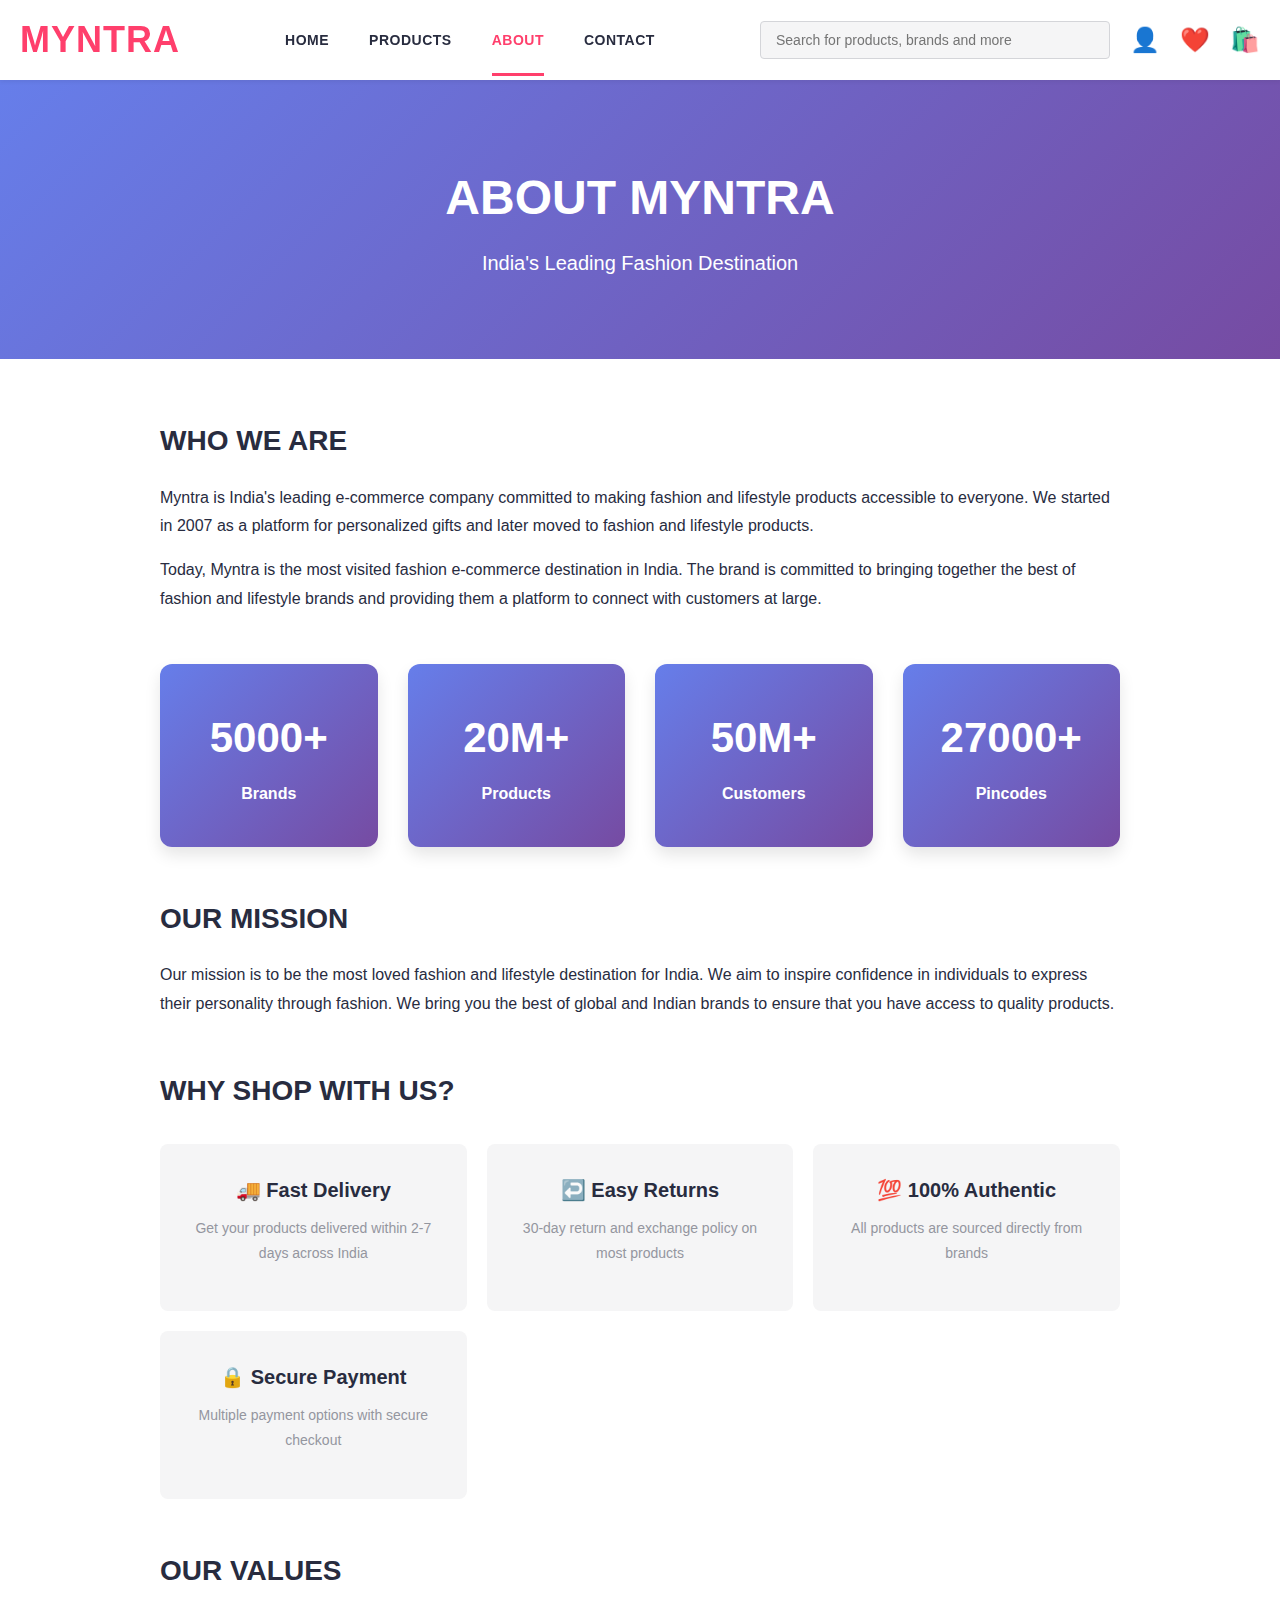
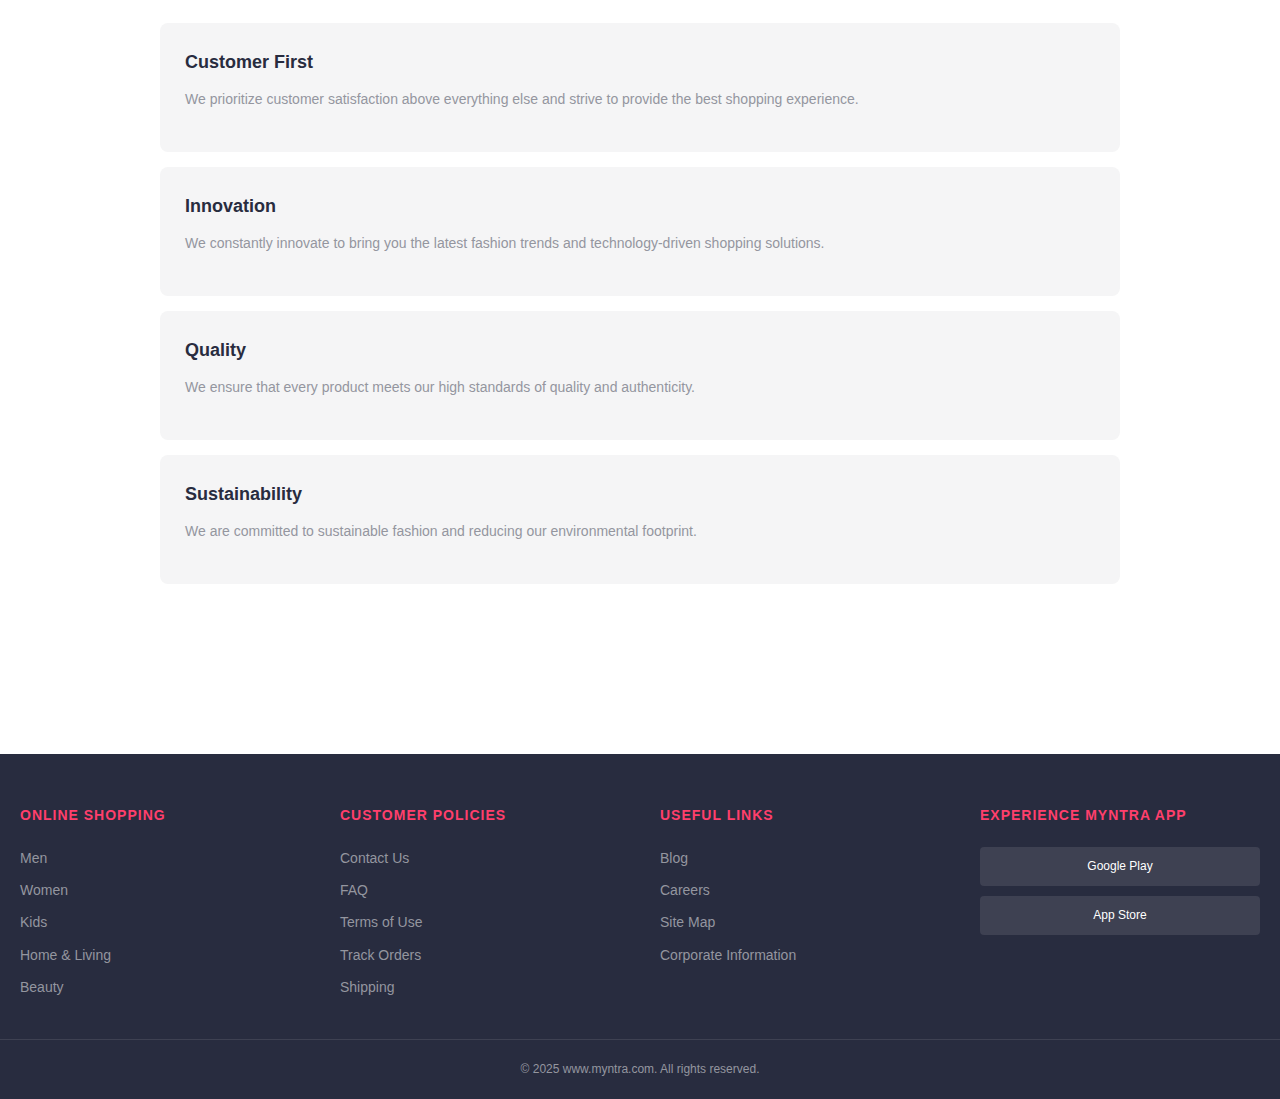
<file: about.html>
<!DOCTYPE html>
<html lang="en">
<head>
    <meta charset="UTF-8">
    <meta name="viewport" content="width=device-width, initial-scale=1.0">
    <title>About Us - Myntra</title>
    <link rel="stylesheet" href="style.css">
</head>
<body>
    <!-- Navigation Bar -->
    <nav class="navbar">
        <div class="nav-container">
            <div class="logo">
                <h1>MYNTRA</h1>
            </div>
            <ul class="nav-menu">
                <li><a href="index.html">HOME</a></li>
                <li><a href="products.html">PRODUCTS</a></li>
                <li><a href="about.html" class="active">ABOUT</a></li>
                <li><a href="contact.html">CONTACT</a></li>
            </ul>
            <div class="nav-icons">
                <input type="text" placeholder="Search for products, brands and more" class="search-box">
                <div class="icon-group">
                    <span class="icon">👤</span>
                    <span class="icon">❤️</span>
                    <span class="icon">🛍️</span>
                </div>
            </div>
        </div>
    </nav>

    <!-- About Hero Section -->
    <section class="about-hero">
        <div class="container">
            <h1>ABOUT MYNTRA</h1>
            <p>India's Leading Fashion Destination</p>
        </div>
    </section>

    <!-- About Content -->
    <section class="about-content">
        <div class="container">
            <div class="about-section">
                <h2>WHO WE ARE</h2>
                <p>Myntra is India's leading e-commerce company committed to making fashion and lifestyle products accessible to everyone. We started in 2007 as a platform for personalized gifts and later moved to fashion and lifestyle products.</p>
                <p>Today, Myntra is the most visited fashion e-commerce destination in India. The brand is committed to bringing together the best of fashion and lifestyle brands and providing them a platform to connect with customers at large.</p>
            </div>

            <div class="stats-section">
                <div class="stat-card">
                    <h3>5000+</h3>
                    <p>Brands</p>
                </div>
                <div class="stat-card">
                    <h3>20M+</h3>
                    <p>Products</p>
                </div>
                <div class="stat-card">
                    <h3>50M+</h3>
                    <p>Customers</p>
                </div>
                <div class="stat-card">
                    <h3>27000+</h3>
                    <p>Pincodes</p>
                </div>
            </div>

            <div class="about-section">
                <h2>OUR MISSION</h2>
                <p>Our mission is to be the most loved fashion and lifestyle destination for India. We aim to inspire confidence in individuals to express their personality through fashion. We bring you the best of global and Indian brands to ensure that you have access to quality products.</p>
            </div>

            <div class="about-section">
                <h2>WHY SHOP WITH US?</h2>
                <div class="features-grid">
                    <div class="feature-card">
                        <h3>🚚 Fast Delivery</h3>
                        <p>Get your products delivered within 2-7 days across India</p>
                    </div>
                    <div class="feature-card">
                        <h3>↩️ Easy Returns</h3>
                        <p>30-day return and exchange policy on most products</p>
                    </div>
                    <div class="feature-card">
                        <h3>💯 100% Authentic</h3>
                        <p>All products are sourced directly from brands</p>
                    </div>
                    <div class="feature-card">
                        <h3>🔒 Secure Payment</h3>
                        <p>Multiple payment options with secure checkout</p>
                    </div>
                </div>
            </div>

            <div class="about-section">
                <h2>OUR VALUES</h2>
                <div class="values-list">
                    <div class="value-item">
                        <h4>Customer First</h4>
                        <p>We prioritize customer satisfaction above everything else and strive to provide the best shopping experience.</p>
                    </div>
                    <div class="value-item">
                        <h4>Innovation</h4>
                        <p>We constantly innovate to bring you the latest fashion trends and technology-driven shopping solutions.</p>
                    </div>
                    <div class="value-item">
                        <h4>Quality</h4>
                        <p>We ensure that every product meets our high standards of quality and authenticity.</p>
                    </div>
                    <div class="value-item">
                        <h4>Sustainability</h4>
                        <p>We are committed to sustainable fashion and reducing our environmental footprint.</p>
                    </div>
                </div>
            </div>
        </div>
    </section>

    <!-- Footer -->
    <footer class="footer">
        <div class="footer-container">
            <div class="footer-col">
                <h3>ONLINE SHOPPING</h3>
                <ul>
                    <li>Men</li>
                    <li>Women</li>
                    <li>Kids</li>
                    <li>Home & Living</li>
                    <li>Beauty</li>
                </ul>
            </div>
            <div class="footer-col">
                <h3>CUSTOMER POLICIES</h3>
                <ul>
                    <li>Contact Us</li>
                    <li>FAQ</li>
                    <li>Terms of Use</li>
                    <li>Track Orders</li>
                    <li>Shipping</li>
                </ul>
            </div>
            <div class="footer-col">
                <h3>USEFUL LINKS</h3>
                <ul>
                    <li>Blog</li>
                    <li>Careers</li>
                    <li>Site Map</li>
                    <li>Corporate Information</li>
                </ul>
            </div>
            <div class="footer-col">
                <h3>EXPERIENCE MYNTRA APP</h3>
                <div class="app-buttons">
                    <div class="app-btn">Google Play</div>
                    <div class="app-btn">App Store</div>
                </div>
            </div>
        </div>
        <div class="footer-bottom">
            <p>© 2025 www.myntra.com. All rights reserved.</p>
        </div>
    </footer>
</body>
</html>
</file>
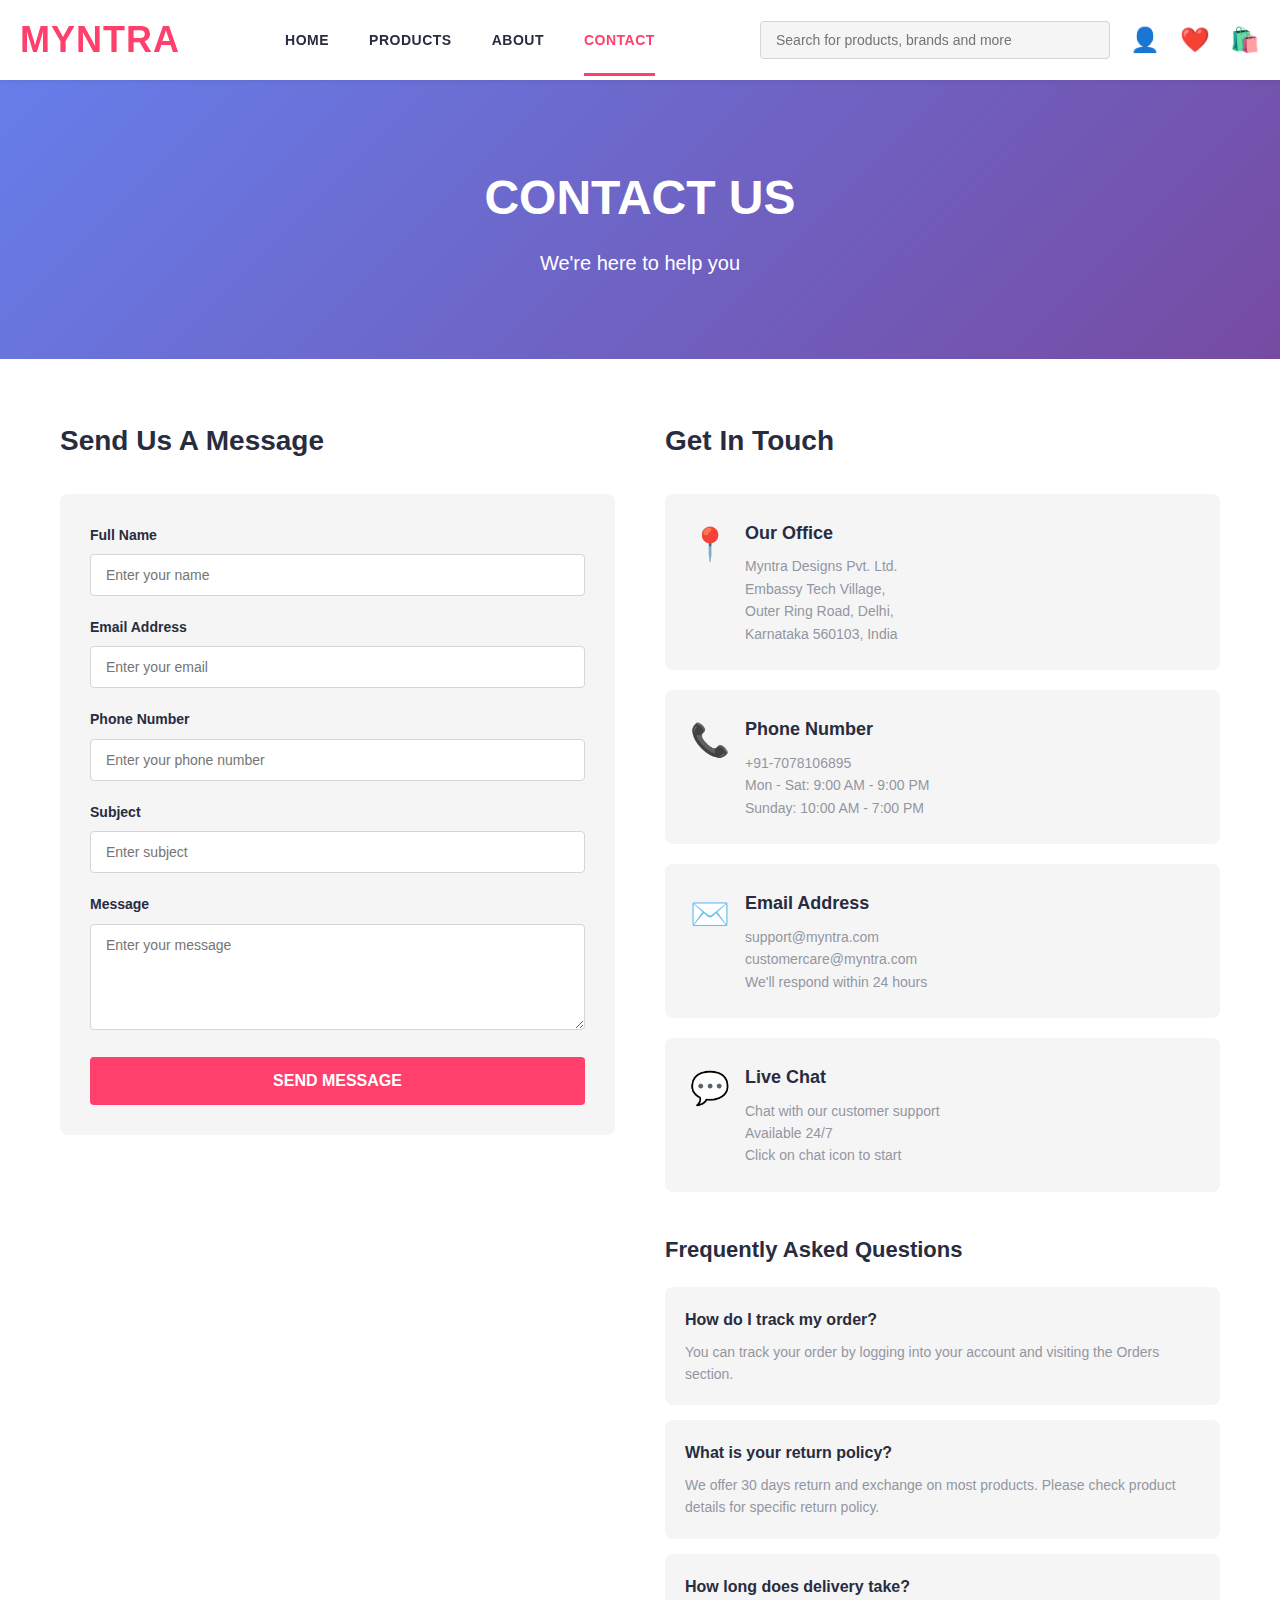
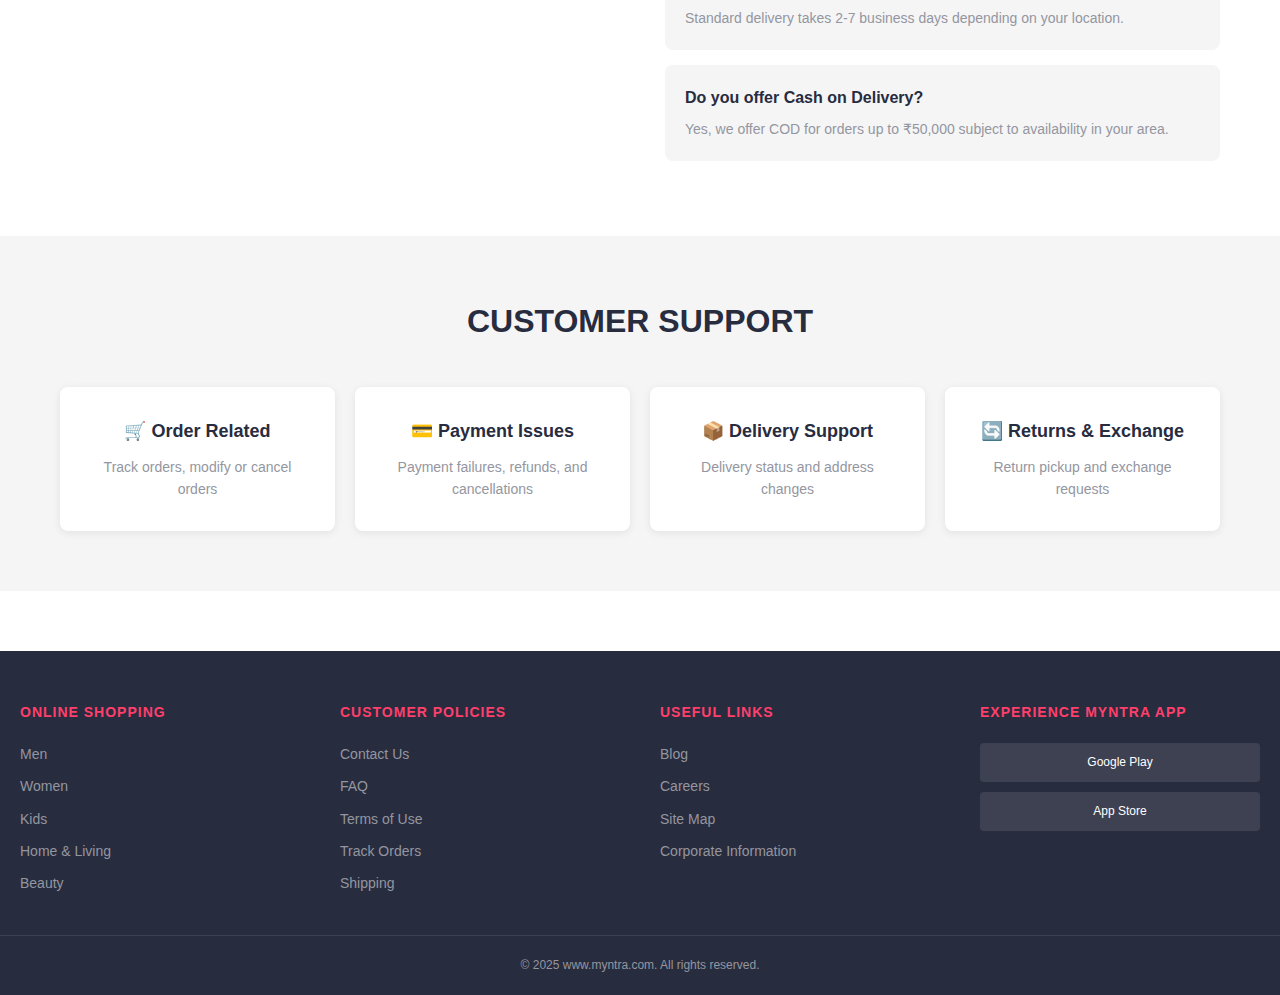
<file: contact.html>
<!DOCTYPE html>
<html lang="en">
<head>
    <meta charset="UTF-8">
    <meta name="viewport" content="width=device-width, initial-scale=1.0">
    <title>Contact Us - Myntra</title>
    <link rel="stylesheet" href="style.css">
</head>
<body>
    <!-- Navigation Bar -->
    <nav class="navbar">
        <div class="nav-container">
            <div class="logo">
                <h1>MYNTRA</h1>
            </div>
            <ul class="nav-menu">
                <li><a href="index.html">HOME</a></li>
                <li><a href="products.html">PRODUCTS</a></li>
                <li><a href="about.html">ABOUT</a></li>
                <li><a href="contact.html" class="active">CONTACT</a></li>
            </ul>
            <div class="nav-icons">
                <input type="text" placeholder="Search for products, brands and more" class="search-box">
                <div class="icon-group">
                    <span class="icon">👤</span>
                    <span class="icon">❤️</span>
                    <span class="icon">🛍️</span>
                </div>
            </div>
        </div>
    </nav>

    <!-- Contact Hero Section -->
    <section class="contact-hero">
        <div class="container">
            <h1>CONTACT US</h1>
            <p>We're here to help you</p>
        </div>
    </section>

    <!-- Contact Content -->
    <section class="contact-content">
        <div class="container">
            <div class="contact-layout">
                <!-- Contact Form -->
                <div class="contact-form-section">
                    <h2>Send Us A Message</h2>
                    <div class="contact-form">
                        <div class="form-group">
                            <label>Full Name</label>
                            <input type="text" placeholder="Enter your name">
                        </div>
                        <div class="form-group">
                            <label>Email Address</label>
                            <input type="email" placeholder="Enter your email">
                        </div>
                        <div class="form-group">
                            <label>Phone Number</label>
                            <input type="tel" placeholder="Enter your phone number">
                        </div>
                        <div class="form-group">
                            <label>Subject</label>
                            <input type="text" placeholder="Enter subject">
                        </div>
                        <div class="form-group">
                            <label>Message</label>
                            <textarea rows="5" placeholder="Enter your message"></textarea>
                        </div>
                        <button class="submit-btn">SEND MESSAGE</button>
                    </div>
                </div>

                <!-- Contact Information -->
                <div class="contact-info-section">
                    <h2>Get In Touch</h2>
                    <div class="contact-info-cards">
                        <div class="info-card">
                            <div class="info-icon">📍</div>
                            <div>
                                <h3>Our Office</h3>
                                <p>Myntra Designs Pvt. Ltd.<br>
                                Embassy Tech Village,<br>
                                Outer Ring Road, Delhi,<br>
                                Karnataka 560103, India</p>
                            </div>
                        </div>

                        <div class="info-card">
                            <div class="info-icon">📞</div>
                            <div>
                                <h3>Phone Number</h3>
                                <p>+91-7078106895<br>
                                Mon - Sat: 9:00 AM - 9:00 PM<br>
                                Sunday: 10:00 AM - 7:00 PM</p>
                            </div>
                        </div>

                        <div class="info-card">
                            <div class="info-icon">✉️</div>
                            <div>
                                <h3>Email Address</h3>
                                <p>support@myntra.com<br>
                                customercare@myntra.com<br>
                                We'll respond within 24 hours</p>
                            </div>
                        </div>

                        <div class="info-card">
                            <div class="info-icon">💬</div>
                            <div>
                                <h3>Live Chat</h3>
                                <p>Chat with our customer support<br>
                                Available 24/7<br>
                                Click on chat icon to start</p>
                            </div>
                        </div>
                    </div>

                    <div class="faq-section">
                        <h3>Frequently Asked Questions</h3>
                        <div class="faq-list">
                            <div class="faq-item">
                                <h4>How do I track my order?</h4>
                                <p>You can track your order by logging into your account and visiting the Orders section.</p>
                            </div>
                            <div class="faq-item">
                                <h4>What is your return policy?</h4>
                                <p>We offer 30 days return and exchange on most products. Please check product details for specific return policy.</p>
                            </div>
                            <div class="faq-item">
                                <h4>How long does delivery take?</h4>
                                <p>Standard delivery takes 2-7 business days depending on your location.</p>
                            </div>
                            <div class="faq-item">
                                <h4>Do you offer Cash on Delivery?</h4>
                                <p>Yes, we offer COD for orders up to ₹50,000 subject to availability in your area.</p>
                            </div>
                        </div>
                    </div>
                </div>
            </div>
        </div>
    </section>

    <!-- Customer Support Section -->
    <section class="support-section">
        <div class="container">
            <h2>CUSTOMER SUPPORT</h2>
            <div class="support-grid">
                <div class="support-card">
                    <h3>🛒 Order Related</h3>
                    <p>Track orders, modify or cancel orders</p>
                </div>
                <div class="support-card">
                    <h3>💳 Payment Issues</h3>
                    <p>Payment failures, refunds, and cancellations</p>
                </div>
                <div class="support-card">
                    <h3>📦 Delivery Support</h3>
                    <p>Delivery status and address changes</p>
                </div>
                <div class="support-card">
                    <h3>🔄 Returns & Exchange</h3>
                    <p>Return pickup and exchange requests</p>
                </div>
            </div>
        </div>
    </section>

    <!-- Footer -->
    <footer class="footer">
        <div class="footer-container">
            <div class="footer-col">
                <h3>ONLINE SHOPPING</h3>
                <ul>
                    <li>Men</li>
                    <li>Women</li>
                    <li>Kids</li>
                    <li>Home & Living</li>
                    <li>Beauty</li>
                </ul>
            </div>
            <div class="footer-col">
                <h3>CUSTOMER POLICIES</h3>
                <ul>
                    <li>Contact Us</li>
                    <li>FAQ</li>
                    <li>Terms of Use</li>
                    <li>Track Orders</li>
                    <li>Shipping</li>
                </ul>
            </div>
            <div class="footer-col">
                <h3>USEFUL LINKS</h3>
                <ul>
                    <li>Blog</li>
                    <li>Careers</li>
                    <li>Site Map</li>
                    <li>Corporate Information</li>
                </ul>
            </div>
            <div class="footer-col">
                <h3>EXPERIENCE MYNTRA APP</h3>
                <div class="app-buttons">
                    <div class="app-btn">Google Play</div>
                    <div class="app-btn">App Store</div>
                </div>
            </div>
        </div>
        <div class="footer-bottom">
            <p>© 2025 www.myntra.com. All rights reserved.</p>
        </div>
    </footer>
</body>
</html>
</file>
<file: style.css>
/* Reset and Base Styles */
* {
    margin: 0;
    padding: 0;
    box-sizing: border-box;
}

body {
    font-family: 'Assistant', -apple-system, BlinkMacSystemFont, 'Segoe UI', Roboto, Helvetica, Arial, sans-serif;
    color: #282c3f;
    background-color: #fff;
    line-height: 1.6;
}

.container {
    max-width: 1400px;
    margin: 0 auto;
    padding: 0 20px;
}

/* Navigation Bar */
.navbar {
    background-color: #fff;
    box-shadow: 0 2px 4px rgba(40, 44, 63, 0.08);
    position: sticky;
    top: 0;
    z-index: 1000;
}

.nav-container {
    max-width: 1400px;
    margin: 0 auto;
    padding: 0 20px;
    display: flex;
    align-items: center;
    justify-content: space-between;
    height: 80px;
}

.logo h1 {
    font-size: 36px;
    font-weight: 800;
    color: #ff3f6c;
    letter-spacing: 1px;
}

.nav-menu {
    display: flex;
    list-style: none;
    gap: 40px;
}

.nav-menu li a {
    text-decoration: none;
    color: #282c3f;
    font-weight: 600;
    font-size: 14px;
    letter-spacing: 0.5px;
    transition: color 0.3s;
}

.nav-menu li a:hover,
.nav-menu li a.active {
    color: #ff3f6c;
    border-bottom: 3px solid #ff3f6c;
    padding-bottom: 25px;
}

.nav-icons {
    display: flex;
    align-items: center;
    gap: 20px;
}

.search-box {
    width: 350px;
    padding: 10px 15px;
    border: 1px solid #d4d5d9;
    border-radius: 4px;
    font-size: 14px;
    background-color: #f5f5f6;
}

.search-box:focus {
    outline: none;
    border-color: #ff3f6c;
}

.icon-group {
    display: flex;
    gap: 20px;
}

.icon {
    font-size: 24px;
    cursor: pointer;
    transition: transform 0.2s;
}

.icon:hover {
    transform: scale(1.1);
}

/* Hero Banner */
.hero-banner {
    height: 500px;
    position: relative;
    overflow: hidden;
}

.hero-banner img {
    width: 100%;
    height: 100%;
    object-fit: cover;
}

.banner-overlay {
    position: absolute;
    top: 0;
    left: 0;
    width: 100%;
    height: 100%;
    background: rgba(0, 0, 0, 0.4);
    display: flex;
    align-items: center;
    justify-content: center;
}

.banner-content {
    text-align: center;
    color: white;
    z-index: 1;
}

.banner-content h2 {
    font-size: 72px;
    font-weight: 800;
    margin-bottom: 10px;
    letter-spacing: 2px;
    text-shadow: 2px 2px 4px rgba(0, 0, 0, 0.5);
}

.banner-content p {
    font-size: 32px;
    font-weight: 600;
    margin-bottom: 30px;
    letter-spacing: 1px;
    text-shadow: 2px 2px 4px rgba(0, 0, 0, 0.5);
}

.shop-now-btn {
    padding: 15px 50px;
    background-color: #ff3f6c;
    color: #fff;
    border: none;
    font-size: 16px;
    font-weight: 700;
    border-radius: 4px;
    cursor: pointer;
    transition: all 0.3s;
    letter-spacing: 1px;
}

.shop-now-btn:hover {
    transform: scale(1.05);
    box-shadow: 0 10px 20px rgba(0, 0, 0, 0.3);
    background-color: #e02e59;
}

/* Sections */
.section-title {
    text-align: center;
    font-size: 32px;
    font-weight: 700;
    margin: 50px 0 30px;
    color: #282c3f;
    letter-spacing: 1px;
}

/* Categories Section */
.categories {
    padding: 40px 0;
}

.category-grid {
    display: grid;
    grid-template-columns: repeat(auto-fit, minmax(200px, 1fr));
    gap: 20px;
    max-width: 1400px;
    margin: 0 auto;
    padding: 0 20px;
}

.category-card {
    cursor: pointer;
    transition: transform 0.3s;
    position: relative;
    overflow: hidden;
    border-radius: 8px;
    box-shadow: 0 4px 12px rgba(0, 0, 0, 0.1);
}

.category-card:hover {
    transform: translateY(-10px);
}

.category-card img {
    width: 100%;
    height: 250px;
    object-fit: cover;
    display: block;
}

.category-overlay {
    position: absolute;
    top: 0;
    left: 0;
    width: 100%;
    height: 100%;
    background: rgba(0, 0, 0, 0.3);
    display: flex;
    align-items: center;
    justify-content: center;
    transition: background 0.3s;
}

.category-card:hover .category-overlay {
    background: rgba(0, 0, 0, 0.5);
}

.category-overlay h3 {
    color: white;
    font-size: 24px;
    font-weight: 700;
    text-shadow: 2px 2px 4px rgba(0, 0, 0, 0.5);
}

/* Deals Section */
.deals-section {
    padding: 40px 0;
    background-color: #f5f5f6;
}

.deals-grid {
    display: grid;
    grid-template-columns: repeat(auto-fit, minmax(280px, 1fr));
    gap: 20px;
    max-width: 1400px;
    margin: 0 auto;
    padding: 0 20px;
}

.deal-card {
    background: white;
    border-radius: 8px;
    overflow: hidden;
    cursor: pointer;
    transition: all 0.3s;
    box-shadow: 0 2px 8px rgba(0, 0, 0, 0.08);
}

.deal-card:hover {
    box-shadow: 0 8px 16px rgba(0, 0, 0, 0.15);
    transform: translateY(-5px);
}

.deal-img {
    height: 350px;
    position: relative;
    overflow: hidden;
}

.deal-img img {
    width: 100%;
    height: 100%;
    object-fit: cover;
    transition: transform 0.3s;
}

.deal-card:hover .deal-img img {
    transform: scale(1.1);
}

.discount-badge {
    position: absolute;
    top: 10px;
    left: 10px;
    background-color: #ff3f6c;
    color: white;
    padding: 5px 12px;
    border-radius: 4px;
    font-size: 12px;
    font-weight: 700;
    z-index: 1;
}

.deal-info {
    padding: 15px;
}

.deal-info h4 {
    font-size: 16px;
    font-weight: 700;
    margin-bottom: 8px;
    color: #282c3f;
}

.price {
    font-size: 18px;
    font-weight: 700;
    color: #282c3f;
}

.original-price {
    text-decoration: line-through;
    color: #94969f;
    font-size: 14px;
    margin-left: 8px;
}

/* Featured Banner */
.featured-banner {
    height: 400px;
    position: relative;
    overflow: hidden;
    margin: 60px 0;
}

.featured-banner img {
    width: 100%;
    height: 100%;
    object-fit: cover;
}

.featured-overlay {
    position: absolute;
    top: 0;
    left: 0;
    width: 100%;
    height: 100%;
    background: rgba(0, 0, 0, 0.5);
    display: flex;
    flex-direction: column;
    align-items: center;
    justify-content: center;
    color: white;
}

.featured-overlay h2 {
    font-size: 48px;
    font-weight: 800;
    margin-bottom: 10px;
    text-shadow: 2px 2px 4px rgba(0, 0, 0, 0.5);
}

.featured-overlay p {
    font-size: 20px;
    font-weight: 400;
    text-shadow: 2px 2px 4px rgba(0, 0, 0, 0.5);
}

/* Brands Section */
.brands-section {
    padding: 40px 0;
}

.brands-grid {
    display: grid;
    grid-template-columns: repeat(auto-fit, minmax(200px, 1fr));
    gap: 20px;
    max-width: 1400px;
    margin: 0 auto;
    padding: 0 20px;
}

.brand-card {
    height: 150px;
    background: white;
    border: 2px solid #d4d5d9;
    border-radius: 8px;
    display: flex;
    align-items: center;
    justify-content: center;
    padding: 20px;
    cursor: pointer;
    transition: all 0.3s;
}

.brand-card:hover {
    border-color: #ff3f6c;
    transform: scale(1.05);
    box-shadow: 0 4px 12px rgba(255, 63, 108, 0.2);
}

.brand-card img {
    max-width: 100%;
    max-height: 100%;
    object-fit: contain;
    filter: grayscale(100%);
    transition: filter 0.3s;
}

.brand-card:hover img {
    filter: grayscale(0%);
}

/* Products Page */
.products-header {
    background-color: #f5f5f6;
    padding: 30px 0;
    border-bottom: 1px solid #d4d5d9;
}

.products-header h1 {
    font-size: 32px;
    font-weight: 700;
    margin-bottom: 5px;
}

.products-header p {
    color: #94969f;
    font-size: 14px;
}

.products-section {
    padding: 40px 0;
}

.products-layout {
    display: flex;
    gap: 30px;
    max-width: 1400px;
    margin: 0 auto;
    padding: 0 20px;
}

/* Filters Sidebar */
.filters-sidebar {
    width: 260px;
    flex-shrink: 0;
}

.filters-sidebar h3 {
    font-size: 18px;
    font-weight: 700;
    margin-bottom: 20px;
    padding-bottom: 10px;
    border-bottom: 2px solid #d4d5d9;
}

.filter-group {
    margin-bottom: 30px;
}

.filter-group h4 {
    font-size: 14px;
    font-weight: 700;
    margin-bottom: 15px;
    color: #282c3f;
}

.filter-group label {
    display: block;
    margin-bottom: 10px;
    font-size: 14px;
    color: #282c3f;
    cursor: pointer;
}

.filter-group input[type="checkbox"] {
    margin-right: 10px;
    cursor: pointer;
}

/* Products Grid */
.products-grid-container {
    flex: 1;
}

.products-grid {
    display: grid;
    grid-template-columns: repeat(auto-fill, minmax(250px, 1fr));
    gap: 30px;
}

.product-card {
    background: white;
    border: 1px solid #f5f5f6;
    border-radius: 8px;
    overflow: hidden;
    cursor: pointer;
    transition: all 0.3s;
}

.product-card:hover {
    box-shadow: 0 8px 16px rgba(0, 0, 0, 0.1);
    transform: translateY(-5px);
}

.product-img {
    height: 350px;
    position: relative;
    overflow: hidden;
}

.product-img img {
    width: 100%;
    height: 100%;
    object-fit: cover;
    transition: transform 0.3s;
}

.product-card:hover .product-img img {
    transform: scale(1.1);
}

.wishlist-icon {
    position: absolute;
    top: 10px;
    right: 10px;
    background: white;
    width: 35px;
    height: 35px;
    border-radius: 50%;
    display: flex;
    align-items: center;
    justify-content: center;
    font-size: 18px;
    cursor: pointer;
    transition: all 0.3s;
    z-index: 1;
    box-shadow: 0 2px 8px rgba(0, 0, 0, 0.1);
}

.wishlist-icon:hover {
    color: #ff3f6c;
    transform: scale(1.1);
}

.product-info {
    padding: 15px;
}

.product-info h4 {
    font-size: 16px;
    font-weight: 700;
    margin-bottom: 5px;
    color: #282c3f;
}

.product-name {
    font-size: 14px;
    color: #94969f;
    margin-bottom: 10px;
}

.discount {
    color: #ff905a;
    font-size: 12px;
    font-weight: 600;
}

/* About Page */
.about-hero {
    background: linear-gradient(135deg, #667eea 0%, #764ba2 100%);
    padding: 80px 0;
    text-align: center;
    color: white;
}

.about-hero h1 {
    font-size: 48px;
    font-weight: 800;
    margin-bottom: 10px;
}

.about-hero p {
    font-size: 20px;
    font-weight: 400;
}

.about-content {
    padding: 60px 0;
}

.about-section {
    max-width: 1000px;
    margin: 0 auto 50px;
    padding: 0 20px;
}

.about-section h2 {
    font-size: 28px;
    font-weight: 700;
    margin-bottom: 20px;
    color: #282c3f;
}

.about-section p {
    font-size: 16px;
    line-height: 1.8;
    color: #282c3f;
    margin-bottom: 15px;
}

.stats-section {
    display: grid;
    grid-template-columns: repeat(auto-fit, minmax(200px, 1fr));
    gap: 30px;
    max-width: 1000px;
    margin: 50px auto;
    padding: 0 20px;
}

.stat-card {
    background: linear-gradient(135deg, #667eea 0%, #764ba2 100%);
    padding: 40px 20px;
    border-radius: 12px;
    text-align: center;
    color: white;
    box-shadow: 0 8px 16px rgba(0, 0, 0, 0.1);
}

.stat-card h3 {
    font-size: 42px;
    font-weight: 800;
    margin-bottom: 10px;
}

.stat-card p {
    font-size: 16px;
    font-weight: 600;
}

.features-grid {
    display: grid;
    grid-template-columns: repeat(auto-fit, minmax(250px, 1fr));
    gap: 20px;
    margin-top: 30px;
}

.feature-card {
    background: #f5f5f6;
    padding: 30px;
    border-radius: 8px;
    text-align: center;
}

.feature-card h3 {
    font-size: 20px;
    font-weight: 700;
    margin-bottom: 10px;
    color: #282c3f;
}

.feature-card p {
    font-size: 14px;
    color: #94969f;
}

.values-list {
    margin-top: 30px;
}

.value-item {
    background: #f5f5f6;
    padding: 25px;
    border-radius: 8px;
    margin-bottom: 15px;
}

.value-item h4 {
    font-size: 18px;
    font-weight: 700;
    margin-bottom: 10px;
    color: #282c3f;
}

.value-item p {
    font-size: 14px;
    color: #94969f;
}

/* Contact Page */
.contact-hero {
    background: linear-gradient(135deg, #667eea 0%, #764ba2 100%);
    padding: 80px 0;
    text-align: center;
    color: white;
}

.contact-hero h1 {
    font-size: 48px;
    font-weight: 800;
    margin-bottom: 10px;
}

.contact-hero p {
    font-size: 20px;
    font-weight: 400;
}

.contact-content {
    padding: 60px 0;
}

.contact-layout {
    display: grid;
    grid-template-columns: 1fr 1fr;
    gap: 50px;
    max-width: 1200px;
    margin: 0 auto;
    padding: 0 20px;
}

.contact-form-section h2,
.contact-info-section h2 {
    font-size: 28px;
    font-weight: 700;
    margin-bottom: 30px;
    color: #282c3f;
}

.contact-form {
    background: #f5f5f6;
    padding: 30px;
    border-radius: 8px;
}

.form-group {
    margin-bottom: 20px;
}

.form-group label {
    display: block;
    font-size: 14px;
    font-weight: 600;
    margin-bottom: 8px;
    color: #282c3f;
}

.form-group input,
.form-group textarea {
    width: 100%;
    padding: 12px 15px;
    border: 1px solid #d4d5d9;
    border-radius: 4px;
    font-size: 14px;
    font-family: inherit;
}

.form-group input:focus,
.form-group textarea:focus {
    outline: none;
    border-color: #ff3f6c;
}

.submit-btn {
    width: 100%;
    padding: 15px;
    background-color: #ff3f6c;
    color: white;
    border: none;
    border-radius: 4px;
    font-size: 16px;
    font-weight: 700;
    cursor: pointer;
    transition: all 0.3s;
}

.submit-btn:hover {
    background-color: #e02e59;
    transform: scale(1.02);
}

.contact-info-cards {
    display: grid;
    grid-template-columns: 1fr;
    gap: 20px;
}

.info-card {
    background: #f5f5f6;
    padding: 25px;
    border-radius: 8px;
    display: flex;
    gap: 15px;
}

.info-icon {
    font-size: 32px;
    flex-shrink: 0;
}

.info-card h3 {
    font-size: 18px;
    font-weight: 700;
    margin-bottom: 8px;
    color: #282c3f;
}

.info-card p {
    font-size: 14px;
    color: #94969f;
    line-height: 1.6;
}

.faq-section {
    margin-top: 40px;
}

.faq-section h3 {
    font-size: 22px;
    font-weight: 700;
    margin-bottom: 20px;
    color: #282c3f;
}

.faq-item {
    background: #f5f5f6;
    padding: 20px;
    border-radius: 8px;
    margin-bottom: 15px;
}

.faq-item h4 {
    font-size: 16px;
    font-weight: 700;
    margin-bottom: 8px;
    color: #282c3f;
}

.faq-item p {
    font-size: 14px;
    color: #94969f;
}

.support-section {
    background: #f5f5f6;
    padding: 60px 0;
}

.support-section h2 {
    text-align: center;
    font-size: 32px;
    font-weight: 700;
    margin-bottom: 40px;
    color: #282c3f;
}

.support-grid {
    display: grid;
    grid-template-columns: repeat(auto-fit, minmax(250px, 1fr));
    gap: 20px;
    max-width: 1200px;
    margin: 0 auto;
    padding: 0 20px;
}

.support-card {
    background: white;
    padding: 30px;
    border-radius: 8px;
    text-align: center;
    box-shadow: 0 2px 8px rgba(0, 0, 0, 0.08);
    transition: all 0.3s;
}

.support-card:hover {
    box-shadow: 0 8px 16px rgba(0, 0, 0, 0.15);
    transform: translateY(-5px);
}

.support-card h3 {
    font-size: 18px;
    font-weight: 700;
    margin-bottom: 10px;
    color: #282c3f;
}

.support-card p {
    font-size: 14px;
    color: #94969f;
}

/* Footer */
.footer {
    background-color: #282c3f;
    color: #fff;
    padding: 50px 0 20px;
    margin-top: 60px;
}

.footer-container {
    display: grid;
    grid-template-columns: repeat(auto-fit, minmax(200px, 1fr));
    gap: 40px;
    max-width: 1400px;
    margin: 0 auto 30px;
    padding: 0 20px;
}

.footer-col h3 {
    font-size: 14px;
    font-weight: 700;
    margin-bottom: 20px;
    color: #ff3f6c;
    letter-spacing: 1px;
}

.footer-col ul {
    list-style: none;
}

.footer-col ul li {
    margin-bottom: 10px;
    font-size: 14px;
    color: #94969f;
    cursor: pointer;
    transition: color 0.3s;
}

.footer-col ul li:hover {
    color: #fff;
}

.app-buttons {
    display: flex;
    flex-direction: column;
    gap: 10px;
}

.app-btn {
    background-color: #3e4152;
    padding: 10px 15px;
    border-radius: 4px;
    font-size: 12px;
    text-align: center;
    cursor: pointer;
    transition: all 0.3s;
}

.app-btn:hover {
    background-color: #ff3f6c;
}

.footer-bottom {
    text-align: center;
    padding-top: 20px;
    border-top: 1px solid #3e4152;
    max-width: 1400px;
    margin: 0 auto;
}

.footer-bottom p {
    font-size: 12px;
    color: #94969f;
}

/* Responsive Design */
@media (max-width: 1024px) {
    .contact-layout {
        grid-template-columns: 1fr;
    }
    
    .products-layout {
        flex-direction: column;
    }
    
    .filters-sidebar {
        width: 100%;
    }
}

@media (max-width: 768px) {
    .nav-container {
        flex-wrap: wrap;
        height: auto;
        padding: 15px 20px;
    }
    
    .nav-menu {
        gap: 20px;
        width: 100%;
        order: 3;
        margin-top: 15px;
    }
    
    .search-box {
        width: 200px;
    }
    
    .banner-content h2 {
        font-size: 42px;
    }
    
    .banner-content p {
        font-size: 20px;
    }
    
    .category-grid,
    .deals-grid,
    .brands-grid {
        grid-template-columns: repeat(auto-fit, minmax(150px, 1fr));
    }
    
    .products-grid {
        grid-template-columns: repeat(auto-fill, minmax(150px, 1fr));
        gap: 15px;
    }

    .hero-banner {
        height: 300px;
    }

    .featured-banner {
        height: 250px;
    }

    .featured-overlay h2 {
        font-size: 32px;
    }

    .featured-overlay p {
        font-size: 16px;
    }
}

@media (max-width: 480px) {
    .logo h1 {
        font-size: 28px;
    }
    
    .nav-menu {
        font-size: 12px;
        gap: 15px;
    }
    
    .search-box {
        width: 150px;
        font-size: 12px;
    }
    
    .banner-content h2 {
        font-size: 32px;
    }
    
    .banner-content p {
        font-size: 16px;
    }
}
</file>
